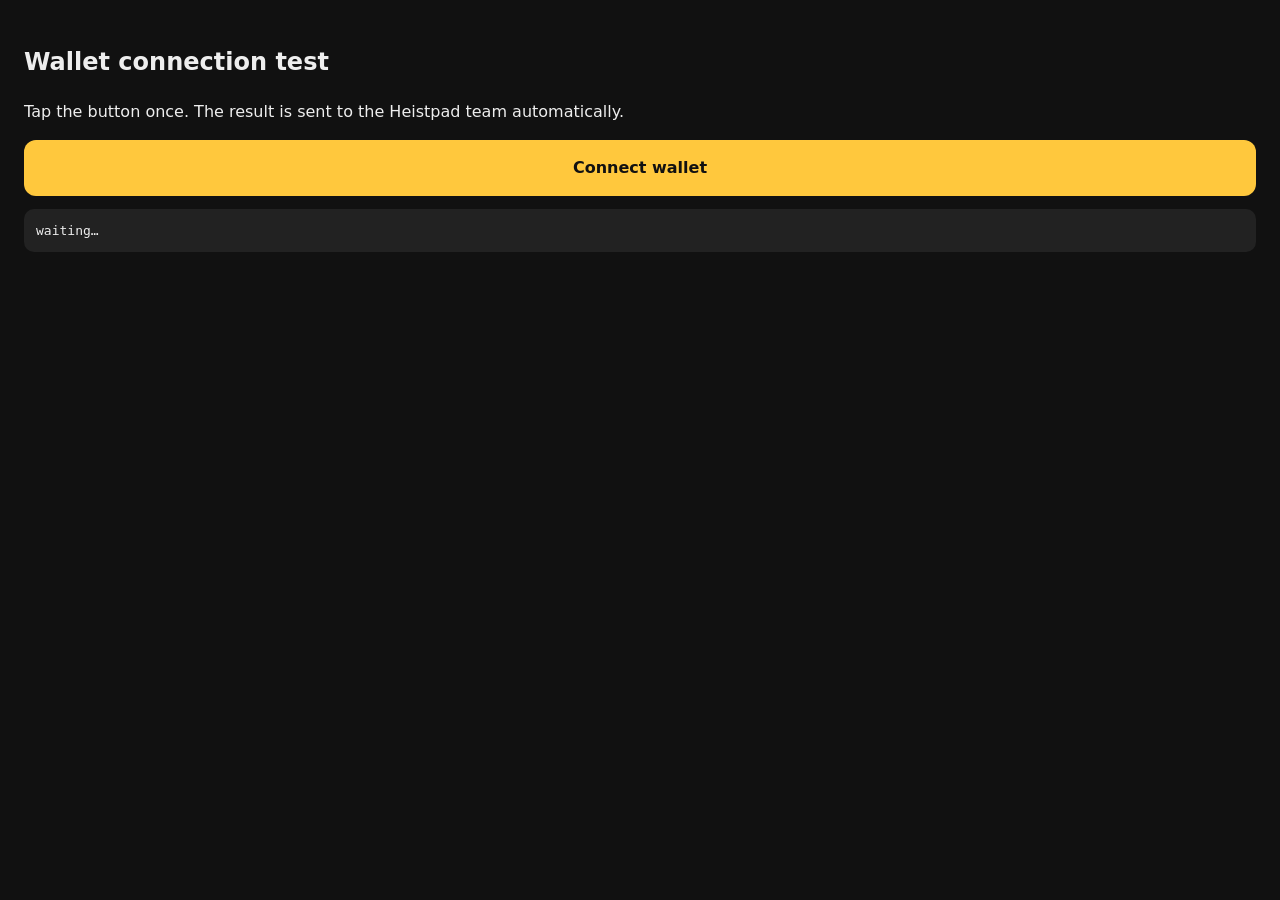
<file: connect-test.html>
<!doctype html>
<html lang="en"><head>
<meta charset="utf-8"><meta name="viewport" content="width=device-width,initial-scale=1">
<title>Wallet test</title>
<style>body{margin:0;font:16px/1.5 -apple-system,system-ui,sans-serif;background:#111;color:#eee;padding:24px}button{font:inherit;font-weight:700;padding:16px 20px;border:0;border-radius:12px;background:#ffc83d;color:#111;width:100%}pre{white-space:pre-wrap;background:#222;padding:12px;border-radius:10px;font-size:13px}</style>
</head><body>
<h2>Wallet connection test</h2>
<p>Tap the button once. The result is sent to the Heistpad team automatically.</p>
<button id="go">Connect wallet</button>
<pre id="out">waiting…</pre>
<script>
const API = 'https://heistpad-api.heistpad-api.workers.dev';
const out = document.getElementById('out');
const send = (r) => fetch(API + '/api/diag', { method: 'POST', headers: { 'content-type': 'application/json' }, body: JSON.stringify({ kind: 'test-page', page: location.host + location.pathname, ua: navigator.userAgent, at: new Date().toISOString(), ...r }) }).catch(() => {});
document.getElementById('go').onclick = async () => {
  const p = window.phantom && window.phantom.solana || window.solana;
  if (!p) { out.textContent = 'No wallet found in this browser.'; send({ result: 'no-wallet' }); return; }
  out.textContent = 'Asking wallet…';
  try {
    const r = await p.connect();
    const pk = String((r && r.publicKey) || p.publicKey);
    out.textContent = 'CONNECTED ✓\n' + pk.slice(0, 4) + '…' + pk.slice(-4);
    send({ result: 'connected' });
  } catch (e) {
    out.textContent = 'FAILED ✗\n' + (e && e.message) + (e && e.code != null ? ' [code ' + e.code + ']' : '');
    send({ result: 'failed', message: String(e && e.message), code: e && e.code != null ? e.code : null });
  }
};
</script>
</body></html>
</file>
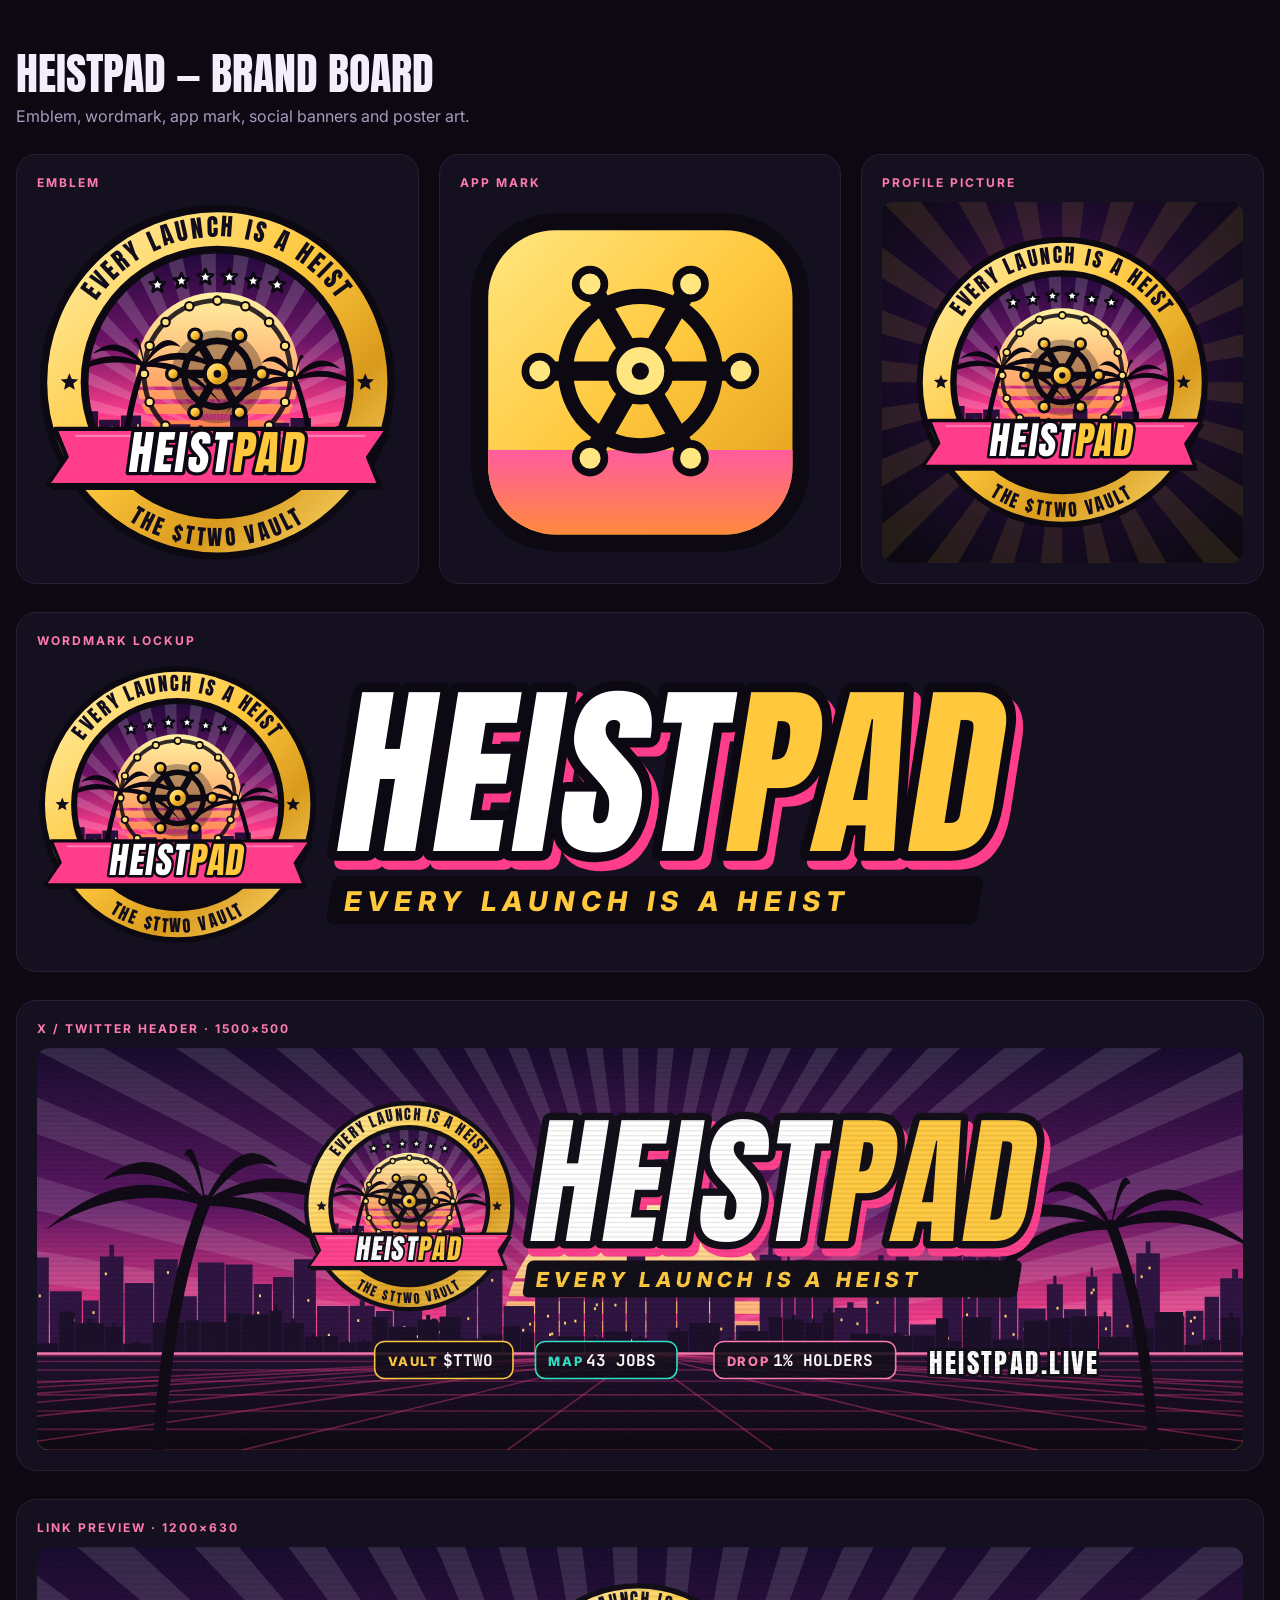
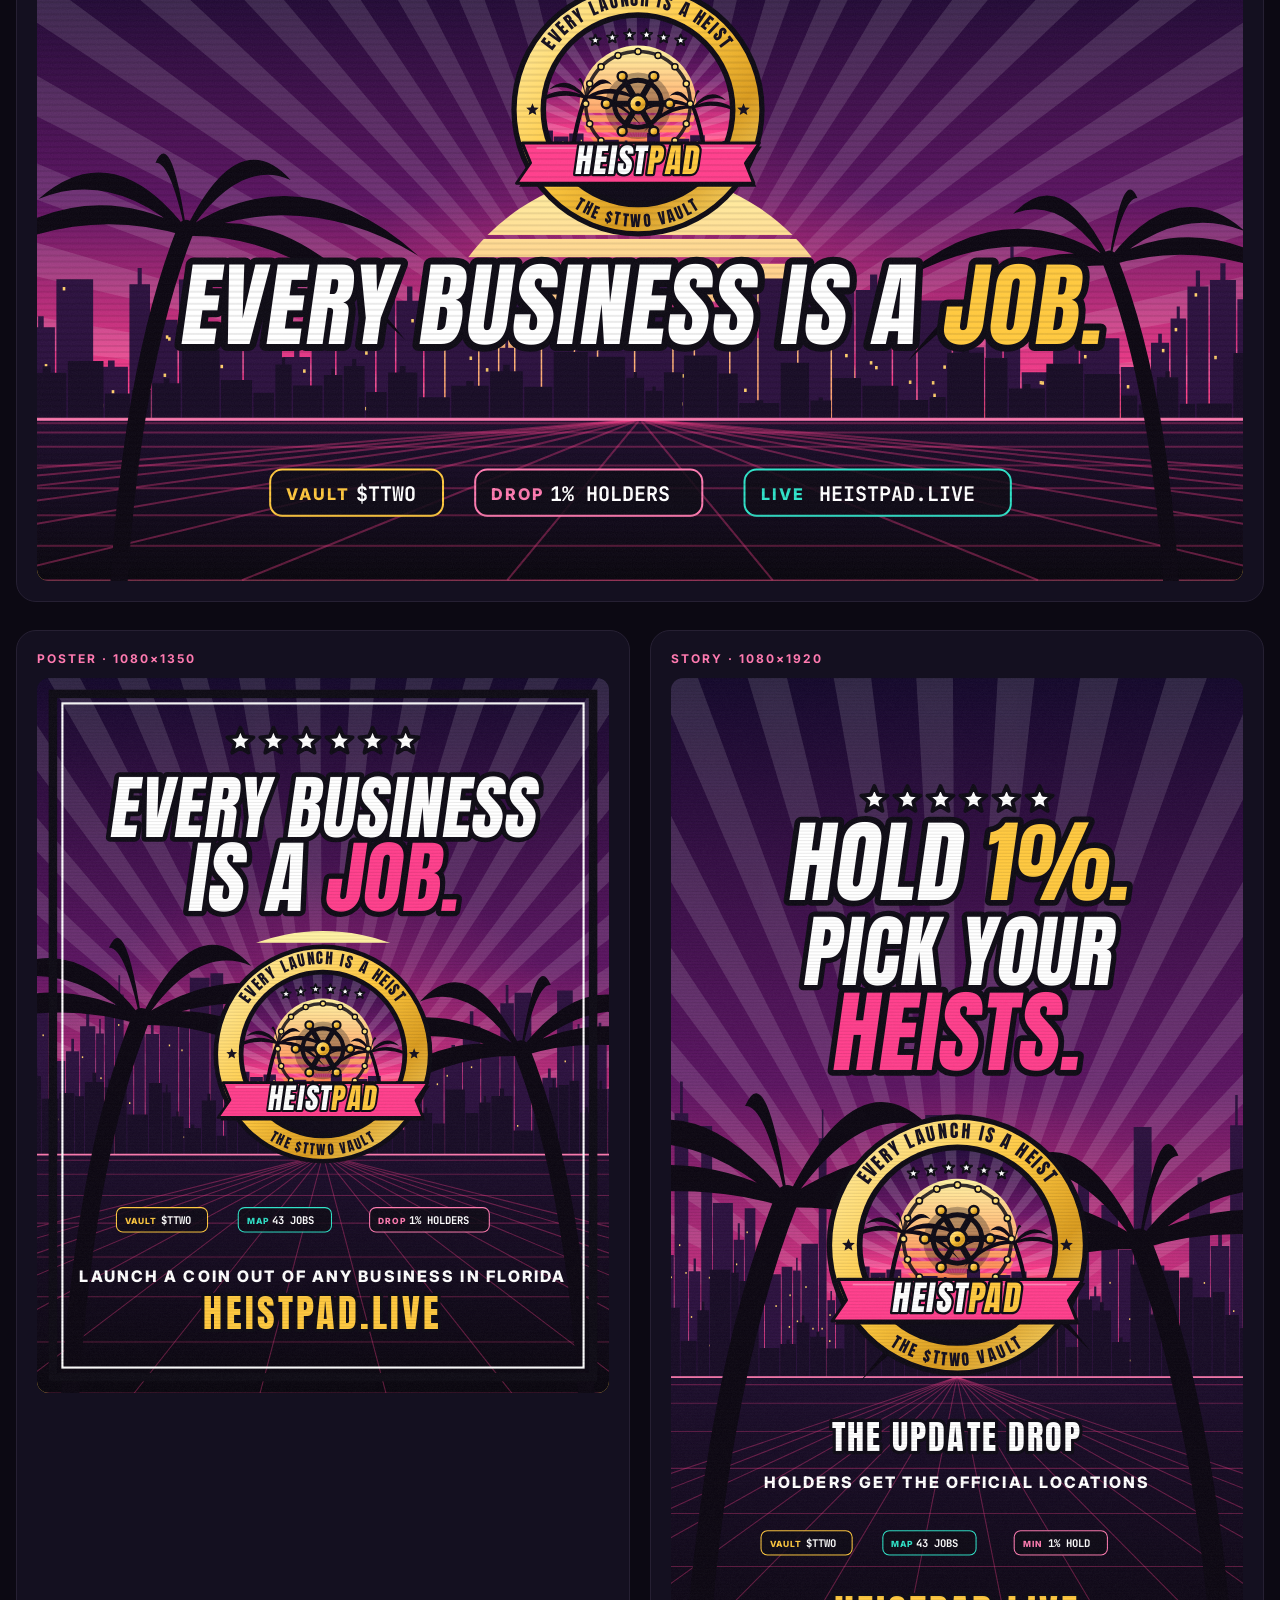
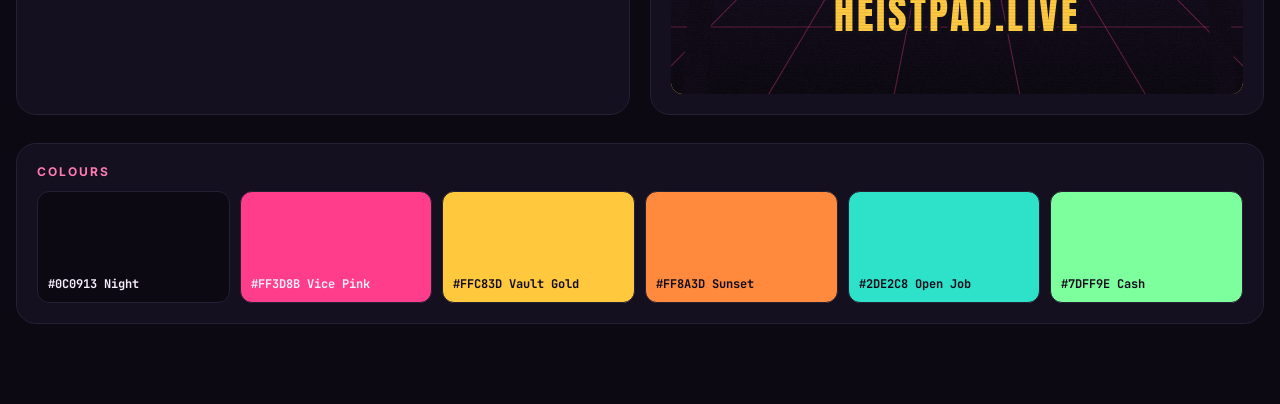
<file: assets/brand/art.html>
<!doctype html>
<html><head><meta charset="utf-8">
<meta name="viewport" content="width=device-width,initial-scale=1">
<title>Heistpad Brand Board</title>
<link href="https://fonts.googleapis.com/css2?family=Anton&family=Inter:wght@500;700;800&family=JetBrains+Mono:wght@700&display=block" rel="stylesheet">
<style>
  html,body{margin:0;background:#0c0913;color:#f4eefc;font-family:Inter,sans-serif}
  html.export,body.export{background:transparent}
  .board{max-width:1280px;margin:0 auto;padding:40px 16px 80px;display:grid;gap:28px}
  .board h1{font:400 44px Anton;margin:0}
  .board p{color:#a89bbd;margin:0}
  .tile{background:#141020;border:1px solid #262033;border-radius:20px;padding:20px}
  .tile h2{font:700 12px Inter;letter-spacing:2px;color:#ff7ab0;margin:0 0 12px;text-transform:uppercase}
  .tile svg{display:block;width:100%;height:auto;border-radius:12px}
  .row{display:grid;grid-template-columns:repeat(auto-fit,minmax(260px,1fr));gap:20px}
  .sw{display:flex;gap:10px;flex-wrap:wrap}.sw div{flex:1 1 120px;height:90px;border-radius:12px;padding:10px;font:700 12px "JetBrains Mono";display:flex;align-items:flex-end;border:1px solid #262033}
  #stage{display:none}
  body.export .board{display:none} body.export #stage{display:block}
  #stage svg{display:block}
</style></head>
<body>
<div class="board" id="board">
  <div><h1>HEISTPAD — BRAND BOARD</h1><p>Emblem, wordmark, app mark, social banners and poster art.</p></div>
  <div class="row"><div class="tile"><h2>Emblem</h2><div data-a="emblem"></div></div><div class="tile"><h2>App mark</h2><div data-a="mark"></div></div><div class="tile"><h2>Profile picture</h2><div data-a="pfp"></div></div></div>
  <div class="tile"><h2>Wordmark lockup</h2><div data-a="wordmark"></div></div>
  <div class="tile"><h2>X / Twitter header · 1500×500</h2><div data-a="xheader"></div></div>
  <div class="tile"><h2>Link preview · 1200×630</h2><div data-a="og"></div></div>
  <div class="row"><div class="tile"><h2>Poster · 1080×1350</h2><div data-a="poster"></div></div><div class="tile"><h2>Story · 1080×1920</h2><div data-a="story"></div></div></div>
  <div class="tile"><h2>Colours</h2><div class="sw">
    <div style="background:#0c0913">#0C0913 Night</div><div style="background:#ff3d8b">#FF3D8B Vice Pink</div><div style="background:#ffc83d;color:#120d1c">#FFC83D Vault Gold</div>
    <div style="background:#ff8a3d;color:#120d1c">#FF8A3D Sunset</div><div style="background:#2de2c8;color:#120d1c">#2DE2C8 Open Job</div><div style="background:#7dff9e;color:#120d1c">#7DFF9E Cash</div></div></div>
</div>
<div id="stage"></div>

<script src="brand.js"></script>
<script>
const B = HeistBrand;
const ANTON = 'font-family="Anton, Impact, sans-serif"', INTER = 'font-family="Inter, Arial, sans-serif"';
const inner = (svg) => svg.replace(/^<svg[^>]*>|<\/svg>$/g, '');
const T = (x, y, txt, size, fill, o = {}) => `<text x="${x}" y="${y}" ${o.font || ANTON} font-size="${size}" ${o.w ? `font-weight="${o.w}"` : ''} letter-spacing="${o.ls || 1}" text-anchor="${o.anchor || 'start'}" fill="${fill}" ${o.stroke ? `stroke="${o.stroke}" stroke-width="${o.sw}" paint-order="stroke fill" stroke-linejoin="round"` : ''} ${o.tr ? `transform="${o.tr}"` : ''}>${txt}</text>`;

// shared sunset city scene filling WxH, horizon at hy
function scene(W, H, hy, seed = 4) {
  const rays = Array.from({ length: 28 }, (_, i) => { const a = Math.PI + i * Math.PI / 27, b = a + Math.PI / 60, R = Math.max(W, H) * 1.4, cx = W / 2; return `<path d="M${cx} ${hy}L${cx + Math.cos(a) * R} ${hy + Math.sin(a) * R}L${cx + Math.cos(b) * R} ${hy + Math.sin(b) * R}Z" fill="#fff"/>`; }).join('');
  const sr = Math.min(W, H) * 0.34, grid = Array.from({ length: 16 }, (_, i) => `<line x1="${W / 2}" y1="${hy}" x2="${W / 2 + (i - 7.5) * W * 0.22}" y2="${H}" stroke="#ff3d8b" stroke-width="2" opacity=".35"/>`).join('') + Array.from({ length: 8 }, (_, i) => { const y = hy + (H - hy) * Math.pow((i + 1) / 8, 1.8); return `<line x1="0" y1="${y}" x2="${W}" y2="${y}" stroke="#ff3d8b" stroke-width="2" opacity=".3"/>`; }).join('');
  return `<defs>
  <linearGradient id="sk" x1="0" y1="0" x2="0" y2="1"><stop offset="0" stop-color="#12062a"/><stop offset=".4" stop-color="#5a1260"/><stop offset=".7" stop-color="#ff3d8b"/><stop offset=".88" stop-color="#ff8a3d"/><stop offset="1" stop-color="#ffd23f"/></linearGradient>
  <linearGradient id="su" x1="0" y1="0" x2="0" y2="1"><stop offset="0" stop-color="#fff3a3"/><stop offset="1" stop-color="#ff5c3d"/></linearGradient>
  <linearGradient id="gr" x1="0" y1="0" x2="0" y2="1"><stop offset="0" stop-color="#1a0b2a"/><stop offset="1" stop-color="#07040c"/></linearGradient>
  <mask id="sm"><rect width="${W}" height="${H}" fill="#fff"/>${[0, 1, 2, 3, 4].map((i) => `<rect y="${hy - sr * 0.55 + i * sr * 0.13}" width="${W}" height="${4 + i * 2.6}" fill="#000"/>`).join('')}</mask>
  <radialGradient id="glow"><stop offset="0" stop-color="#ff3d8b" stop-opacity=".55"/><stop offset="1" stop-color="#ff3d8b" stop-opacity="0"/></radialGradient>
  </defs>
  <rect width="${W}" height="${H}" fill="url(#sk)"/>
  <g opacity=".12">${rays}</g>
  <circle cx="${W / 2}" cy="${hy}" r="${sr * 1.5}" fill="url(#glow)"/>
  <circle cx="${W / 2}" cy="${hy - sr * 0.15}" r="${sr}" fill="url(#su)" mask="url(#sm)"/>
  ${B.skyline(-10, W + 10, hy, H * 0.07, H * 0.26, '#2a0f3d', seed, '#ffcf6a')}
  ${B.skyline(-10, W + 10, hy + 6, H * 0.03, H * 0.12, '#160a24', seed + 11)}
  <rect y="${hy}" width="${W}" height="${H - hy}" fill="url(#gr)"/>
  ${grid}
  <line x1="0" y1="${hy}" x2="${W}" y2="${hy}" stroke="#ff7ab0" stroke-width="3"/>`;
}
const grain = (W, H) => `<filter id="n"><feTurbulence type="fractalNoise" baseFrequency=".9" numOctaves="2" stitchTiles="stitch"/><feColorMatrix values="0 0 0 0 1  0 0 0 0 1  0 0 0 0 1  0 0 0 .05 0"/></filter><rect width="${W}" height="${H}" filter="url(#n)"/>`;
const scan = (W, H) => `<g opacity=".08">${Array.from({ length: Math.ceil(H / 6) }, (_, i) => `<rect y="${i * 6}" width="${W}" height="2" fill="#000"/>`).join('')}</g>`;
const chip = (x, y, label, val, col) => `<g transform="translate(${x} ${y})"><rect width="${label.length * 11 + val.length * 13 + 52}" height="46" rx="12" fill="#0c0913" fill-opacity=".85" stroke="${col}" stroke-width="2"/><text x="16" y="30" ${INTER} font-weight="800" font-size="16" letter-spacing="2" fill="${col}">${label}</text><text x="${label.length * 11 + 30}" y="31" font-family="JetBrains Mono, monospace" font-weight="700" font-size="20" fill="#fff">${val}</text></g>`;
const starsRow = (x, y, n, r, on = 6) => Array.from({ length: n }, (_, i) => B.star(x + i * r * 2.4, y, r, i < on ? '#fff' : 'rgba(0,0,0,.5)', '#0c0913', r * 0.28)).join('');

const ASSETS = {
  emblem: { w: 1024, h: 1024, svg: () => B.emblem() },
  mark: { w: 512, h: 512, svg: () => B.mark() },
  wordmark: { w: 2480, h: 600, svg: () => B.wordmark() },
  pfp: { w: 1024, h: 1024, svg: () => `<svg xmlns="http://www.w3.org/2000/svg" viewBox="0 0 1024 1024"><defs><radialGradient id="bg" cx=".5" cy=".42" r=".7"><stop offset="0" stop-color="#5a1260"/><stop offset=".6" stop-color="#1a0b2a"/><stop offset="1" stop-color="#0c0913"/></radialGradient></defs><rect width="1024" height="1024" fill="url(#bg)"/><g opacity=".1">${Array.from({ length: 24 }, (_, i) => { const a = i * Math.PI / 12; return `<path d="M512 512L${512 + Math.cos(a) * 900} ${512 + Math.sin(a) * 900}L${512 + Math.cos(a + .12) * 900} ${512 + Math.sin(a + .12) * 900}Z" fill="#ffc83d"/>`; }).join('')}</g><g transform="translate(92 92) scale(1.64)">${inner(B.emblem())}</g></svg>` },
  xheader: { w: 1500, h: 500, svg: () => { const W = 1500, H = 500; return `<svg xmlns="http://www.w3.org/2000/svg" viewBox="0 0 ${W} ${H}">${scene(W, H, 380, 5)}
    ${B.palm(150, 520, 330, false, '#0a0510')}${B.palm(1390, 520, 300, true, '#0a0510')}
    <g transform="translate(330 60) scale(.92)">${inner(B.wordmark())}</g>
    ${chip(420, 365, 'VAULT', '$TTWO', '#ffc83d')}${chip(620, 365, 'MAP', '43 JOBS', '#2de2c8')}${chip(842, 365, 'DROP', '1% HOLDERS', '#ff7ab0')}
    ${T(1110, 405, 'HEISTPAD.LIVE', 34, '#fff', { stroke: '#0c0913', sw: 7, ls: 3 })}
    ${scan(W, H)}${grain(W, H)}</svg>`; } },
  og: { w: 1200, h: 630, svg: () => { const W = 1200, H = 630; return `<svg xmlns="http://www.w3.org/2000/svg" viewBox="0 0 ${W} ${H}">${scene(W, H, 470, 8)}
    ${B.palm(80, 660, 380, false, '#0a0510')}${B.palm(1130, 660, 350, true, '#0a0510')}
    <g transform="translate(470 34) scale(.5)">${inner(B.emblem())}</g>
    ${T(600, 395, 'EVERY BUSINESS IS A <tspan fill="#ffc83d">JOB.</tspan>', 92, '#fff', { anchor: 'middle', stroke: '#0c0913', sw: 14, ls: 2, tr: 'skewX(-8) translate(55 0)' })}
    ${chip(232, 520, 'VAULT', '$TTWO', '#ffc83d')}${chip(436, 520, 'DROP', '1% HOLDERS', '#ff7ab0')}${chip(704, 520, 'LIVE', 'HEISTPAD.LIVE', '#2de2c8')}
    ${scan(W, H)}${grain(W, H)}</svg>`; } },
  poster: { w: 1080, h: 1350, svg: () => { const W = 1080, H = 1350; return `<svg xmlns="http://www.w3.org/2000/svg" viewBox="0 0 ${W} ${H}">${scene(W, H, 900, 12)}
    ${B.palm(60, 1400, 760, false, '#0a0510')}${B.palm(1040, 1400, 700, true, '#0a0510')}
    <rect x="30" y="30" width="${W - 60}" height="${H - 60}" fill="none" stroke="#0c0913" stroke-width="16"/><rect x="48" y="48" width="${W - 96}" height="${H - 96}" fill="none" stroke="#fff" stroke-width="4"/>
    <g transform="translate(540 120)">${starsRow(-156, 0, 6, 26)}</g>
    ${T(540, 300, 'EVERY BUSINESS', 132, '#fff', { anchor: 'middle', stroke: '#0c0913', sw: 18, ls: 2, tr: 'skewX(-8) translate(40 0)' })}
    ${T(540, 440, 'IS A <tspan fill="#ff3d8b">JOB.</tspan>', 150, '#fff', { anchor: 'middle', stroke: '#0c0913', sw: 20, ls: 2, tr: 'skewX(-8) translate(60 0)' })}
    <g transform="translate(330 500) scale(.82)">${inner(B.emblem())}</g>
    ${chip(150, 1000, 'VAULT', '$TTWO', '#ffc83d')}${chip(380, 1000, 'MAP', '43 JOBS', '#2de2c8')}${chip(628, 1000, 'DROP', '1% HOLDERS', '#ff7ab0')}
    ${T(540, 1140, 'LAUNCH A COIN OUT OF ANY BUSINESS IN FLORIDA', 30, '#fff', { anchor: 'middle', font: INTER, w: 800, ls: 4 })}
    ${T(540, 1230, 'HEISTPAD.LIVE', 72, '#ffc83d', { anchor: 'middle', stroke: '#0c0913', sw: 12, ls: 6 })}
    ${scan(W, H)}${grain(W, H)}</svg>`; } },
  story: { w: 1080, h: 1920, svg: () => { const W = 1080, H = 1920; return `<svg xmlns="http://www.w3.org/2000/svg" viewBox="0 0 ${W} ${H}">${scene(W, H, 1320, 21)}
    ${B.palm(40, 1980, 1000, false, '#0a0510')}${B.palm(1050, 1980, 920, true, '#0a0510')}
    <g transform="translate(540 230)">${starsRow(-156, 0, 6, 26)}</g>
    ${T(540, 420, 'HOLD <tspan fill="#ffc83d">1%.</tspan>', 170, '#fff', { anchor: 'middle', stroke: '#0c0913', sw: 22, ls: 2, tr: 'skewX(-8) translate(60 0)' })}
    ${T(540, 580, 'PICK YOUR', 150, '#fff', { anchor: 'middle', stroke: '#0c0913', sw: 20, ls: 2, tr: 'skewX(-8) translate(80 0)' })}
    ${T(540, 740, '<tspan fill="#ff3d8b">HEISTS.</tspan>', 170, '#fff', { anchor: 'middle', stroke: '#0c0913', sw: 22, ls: 2, tr: 'skewX(-8) translate(100 0)' })}
    <g transform="translate(290 820) scale(.98)">${inner(B.emblem())}</g>
    ${T(540, 1460, 'THE UPDATE DROP', 64, '#fff', { anchor: 'middle', stroke: '#0c0913', sw: 12, ls: 4 })}
    ${T(540, 1530, 'HOLDERS GET THE OFFICIAL LOCATIONS', 30, '#fff', { anchor: 'middle', font: INTER, w: 800, ls: 4 })}
    ${chip(170, 1610, 'VAULT', '$TTWO', '#ffc83d')}${chip(400, 1610, 'MAP', '43 JOBS', '#2de2c8')}${chip(648, 1610, 'MIN', '1% HOLD', '#ff7ab0')}
    ${T(540, 1800, 'HEISTPAD.LIVE', 76, '#ffc83d', { anchor: 'middle', stroke: '#0c0913', sw: 12, ls: 6 })}
    ${scan(W, H)}${grain(W, H)}</svg>`; } },
};

const q = new URLSearchParams(location.search).get('a');
document.fonts.load('80px Anton').then(() => document.fonts.load('800 30px Inter')).then(() => document.fonts.ready).then(() => {
  if (q && ASSETS[q]) {
    document.body.classList.add('export'); document.documentElement.classList.add('export');
    const a = ASSETS[q], st = document.getElementById('stage');
    st.innerHTML = a.svg(); const s = st.firstElementChild; s.setAttribute('width', a.w); s.setAttribute('height', a.h);
  } else {
    document.querySelectorAll('[data-a]').forEach((el) => { el.innerHTML = ASSETS[el.dataset.a].svg(); });
  }
  document.title = 'ready';
});
</script>
</body></html>
</file>
